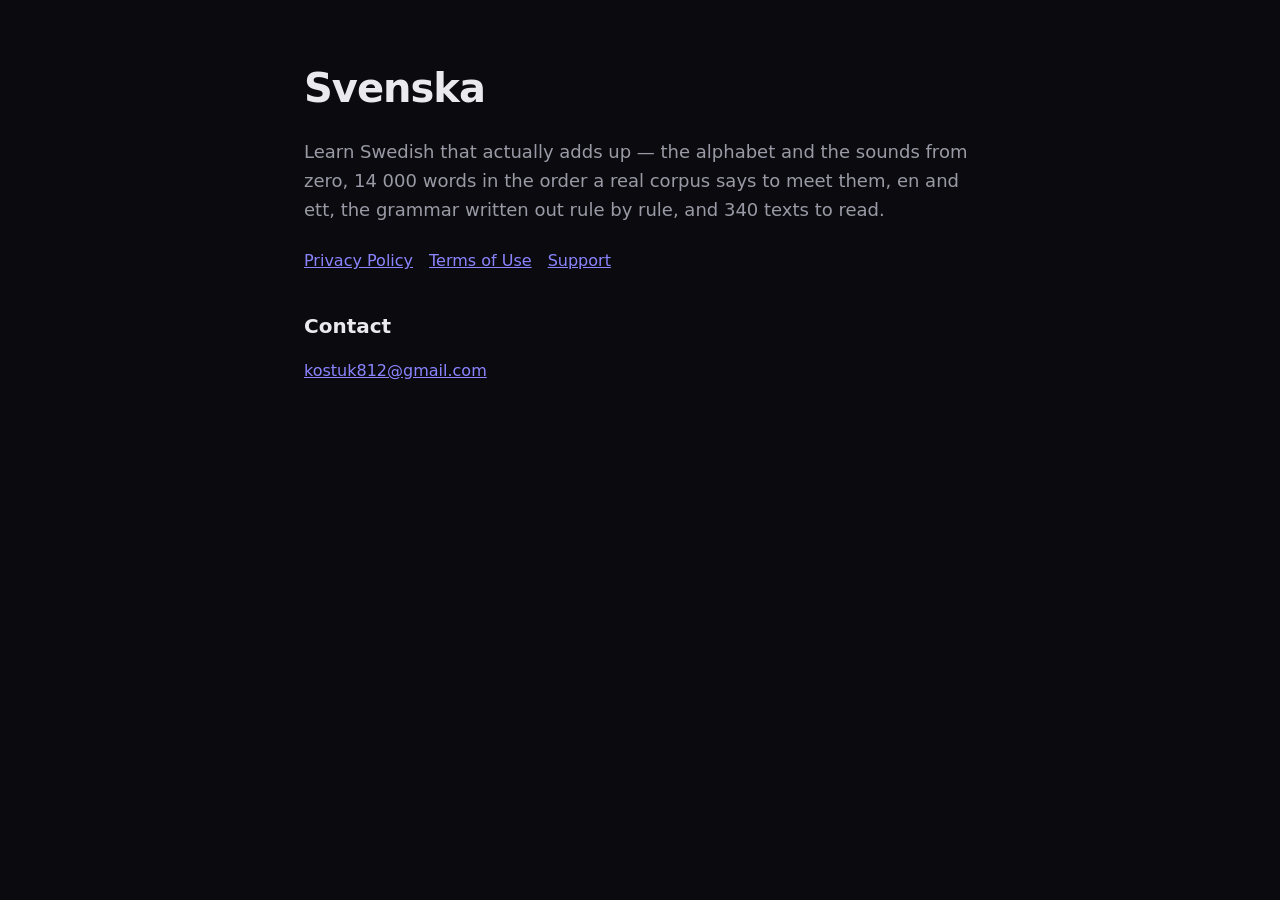
<file: index.html>
<!doctype html>
<meta charset="utf-8">
<meta name="viewport" content="width=device-width,initial-scale=1">
<title>Svenska — Learn Swedish</title>
<link rel="stylesheet" href="style.css">

<main>
  <h1>Svenska</h1>
  <p class="lead">Learn Swedish that actually adds up — the alphabet and the sounds
  from zero, 14 000 words in the order a real corpus says to meet them, en and ett,
  the grammar written out rule by rule, and 340 texts to read.</p>

  <nav>
    <a href="privacy.html">Privacy Policy</a>
    <a href="terms.html">Terms of Use</a>
    <a href="support.html">Support</a>
  </nav>

  <h2>Contact</h2>
  <p><a href="mailto:kostuk812@gmail.com">kostuk812@gmail.com</a></p>
</main>
</file>
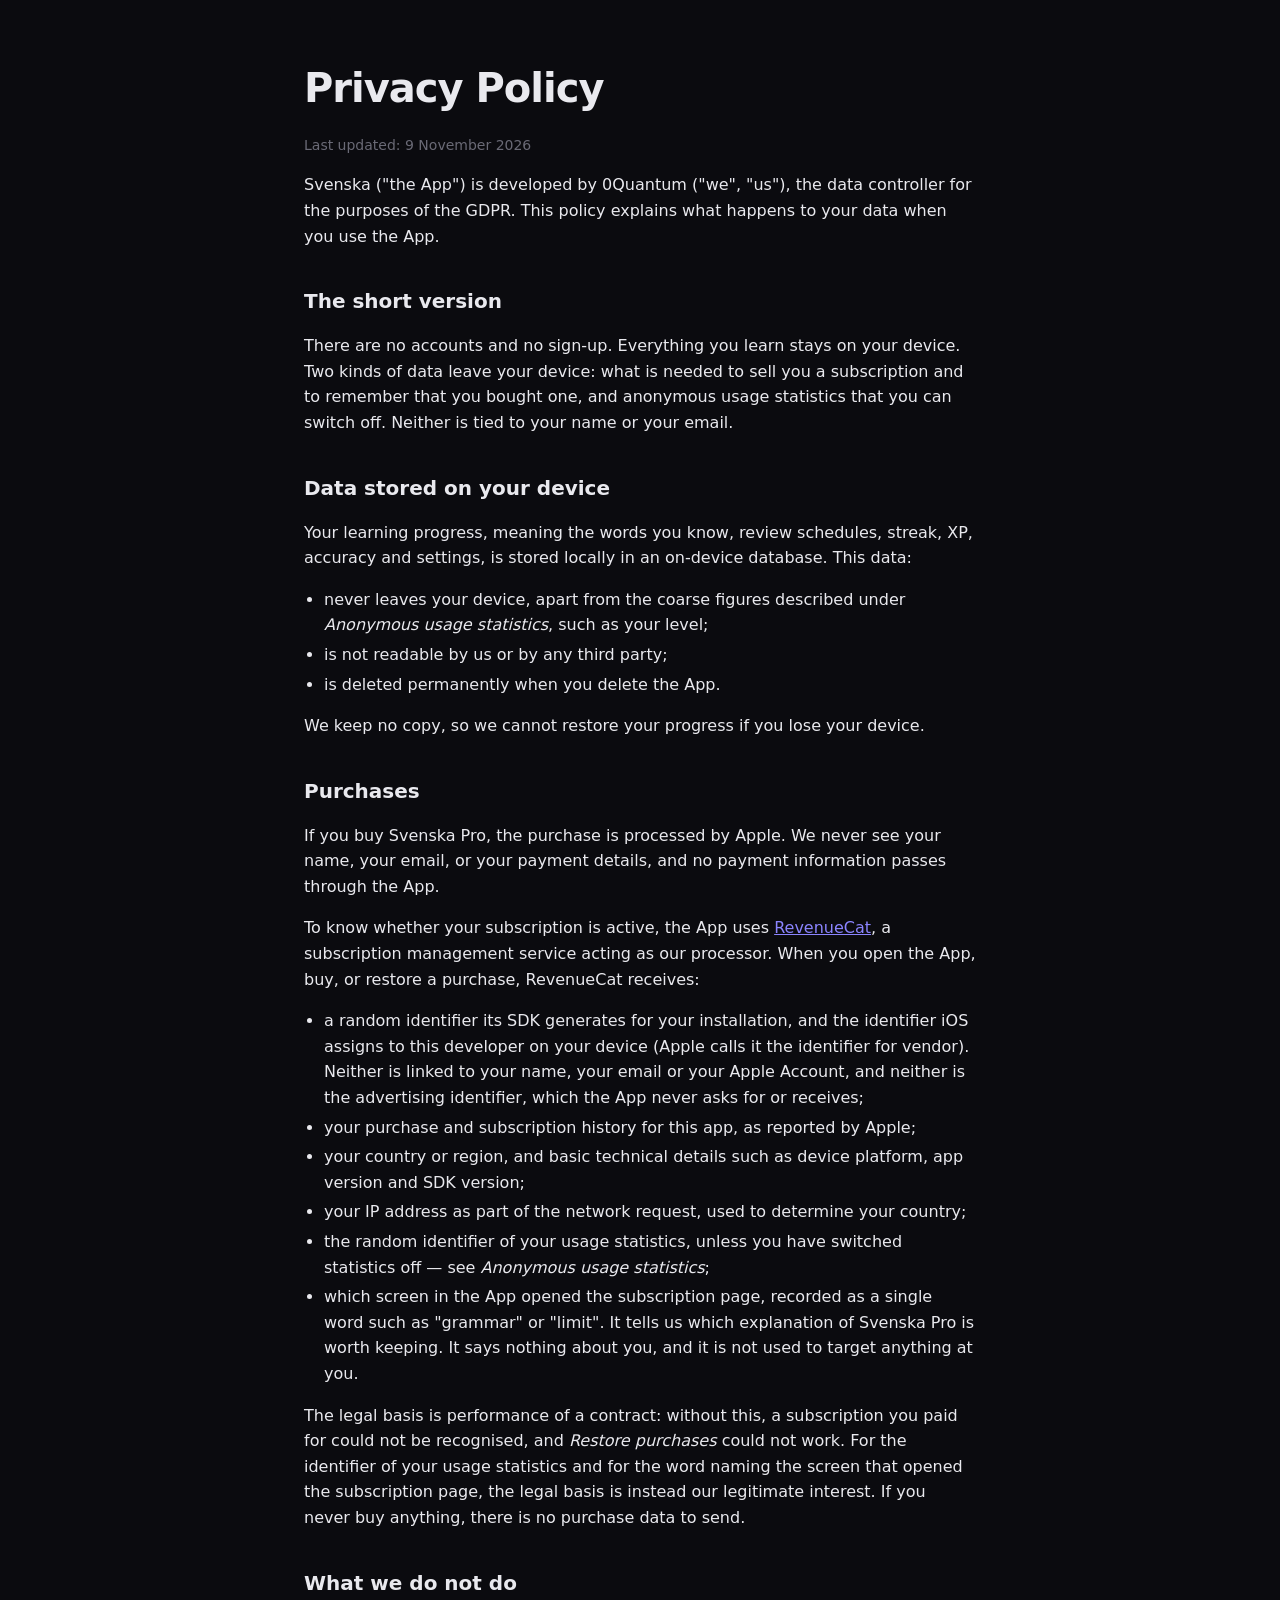
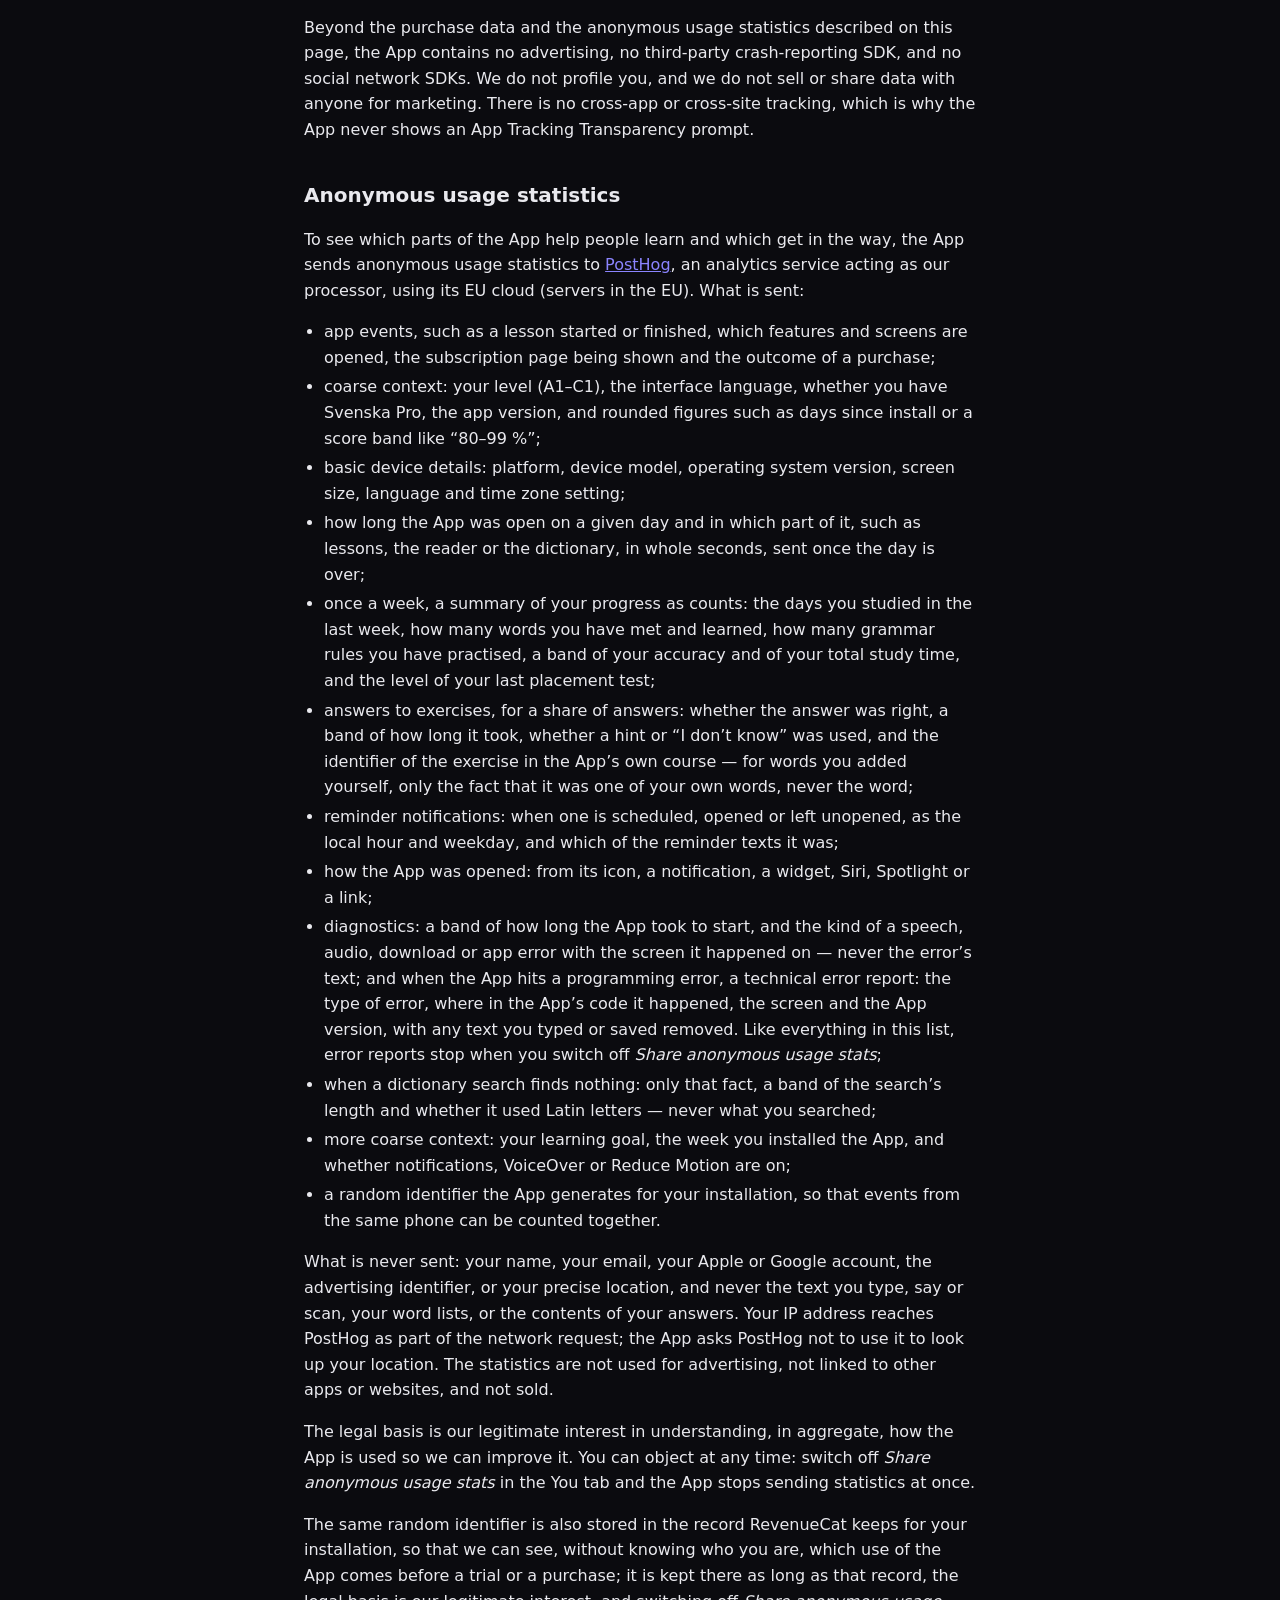
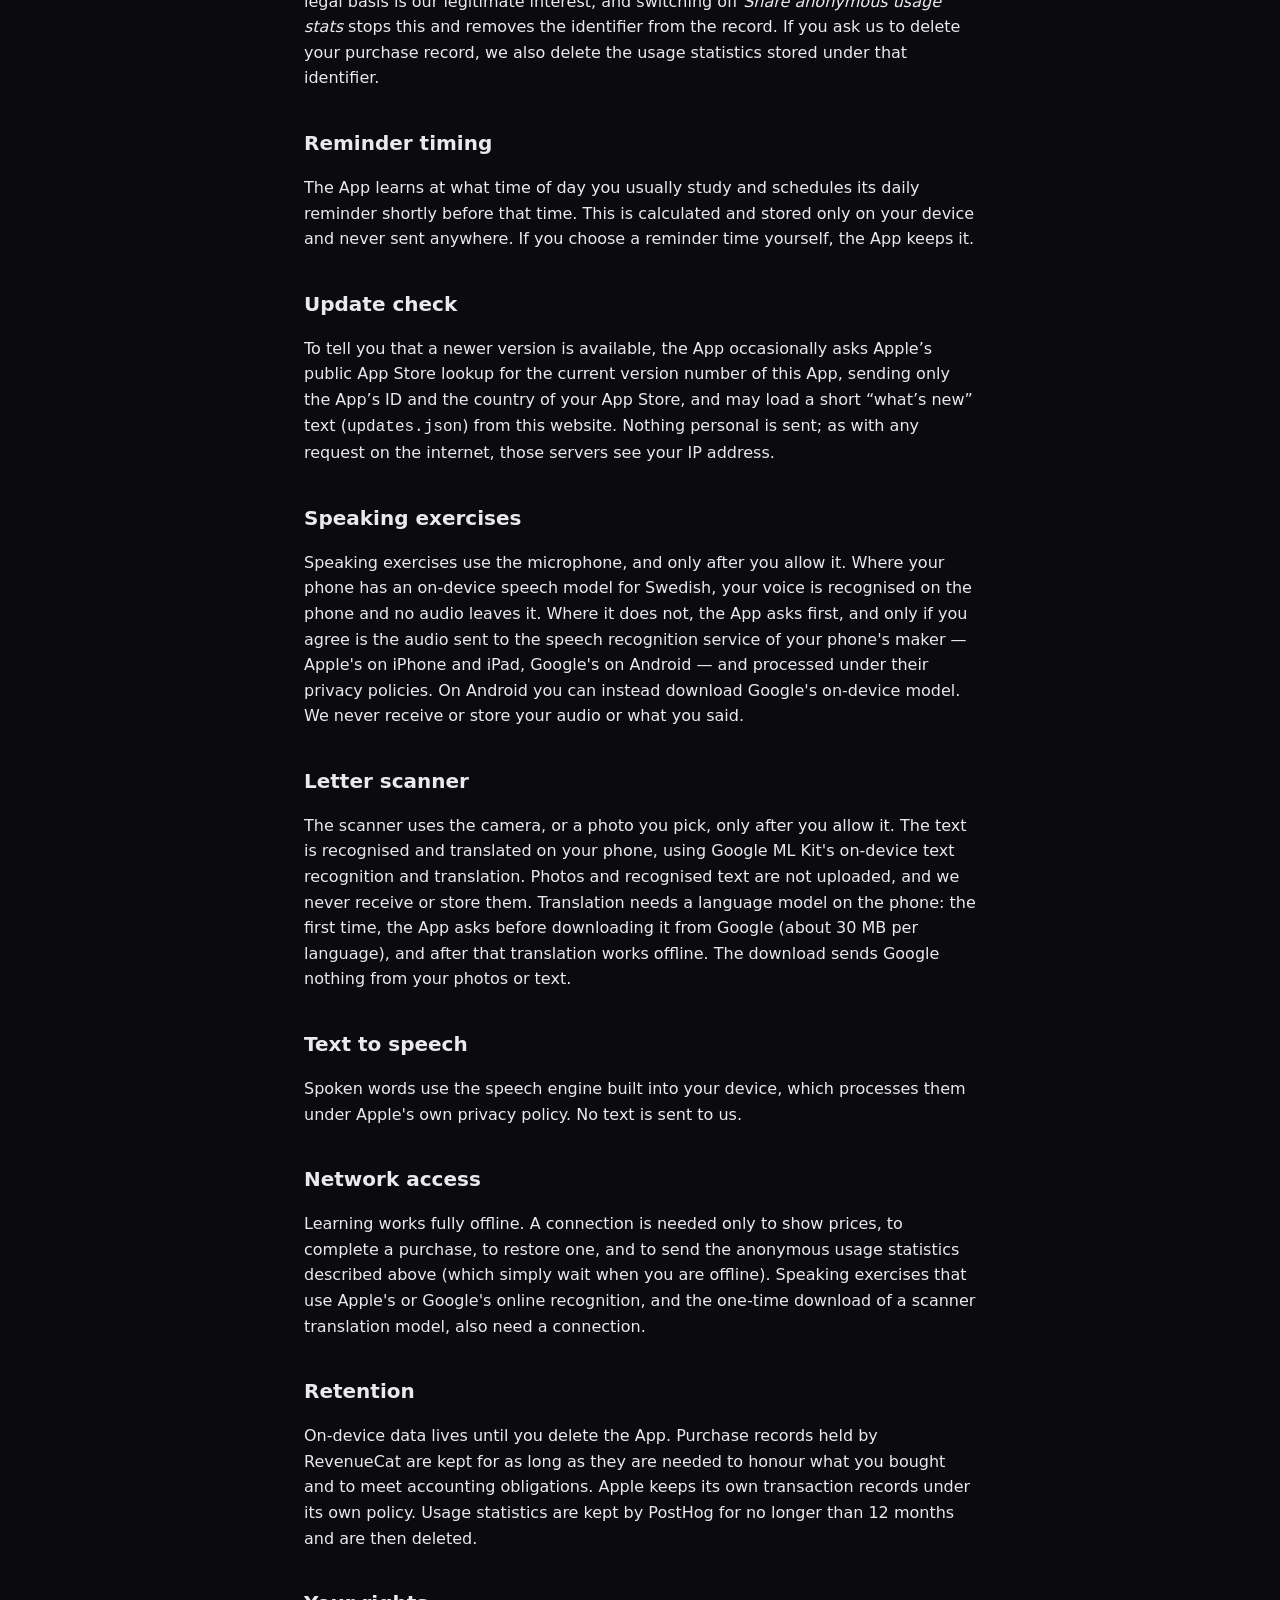
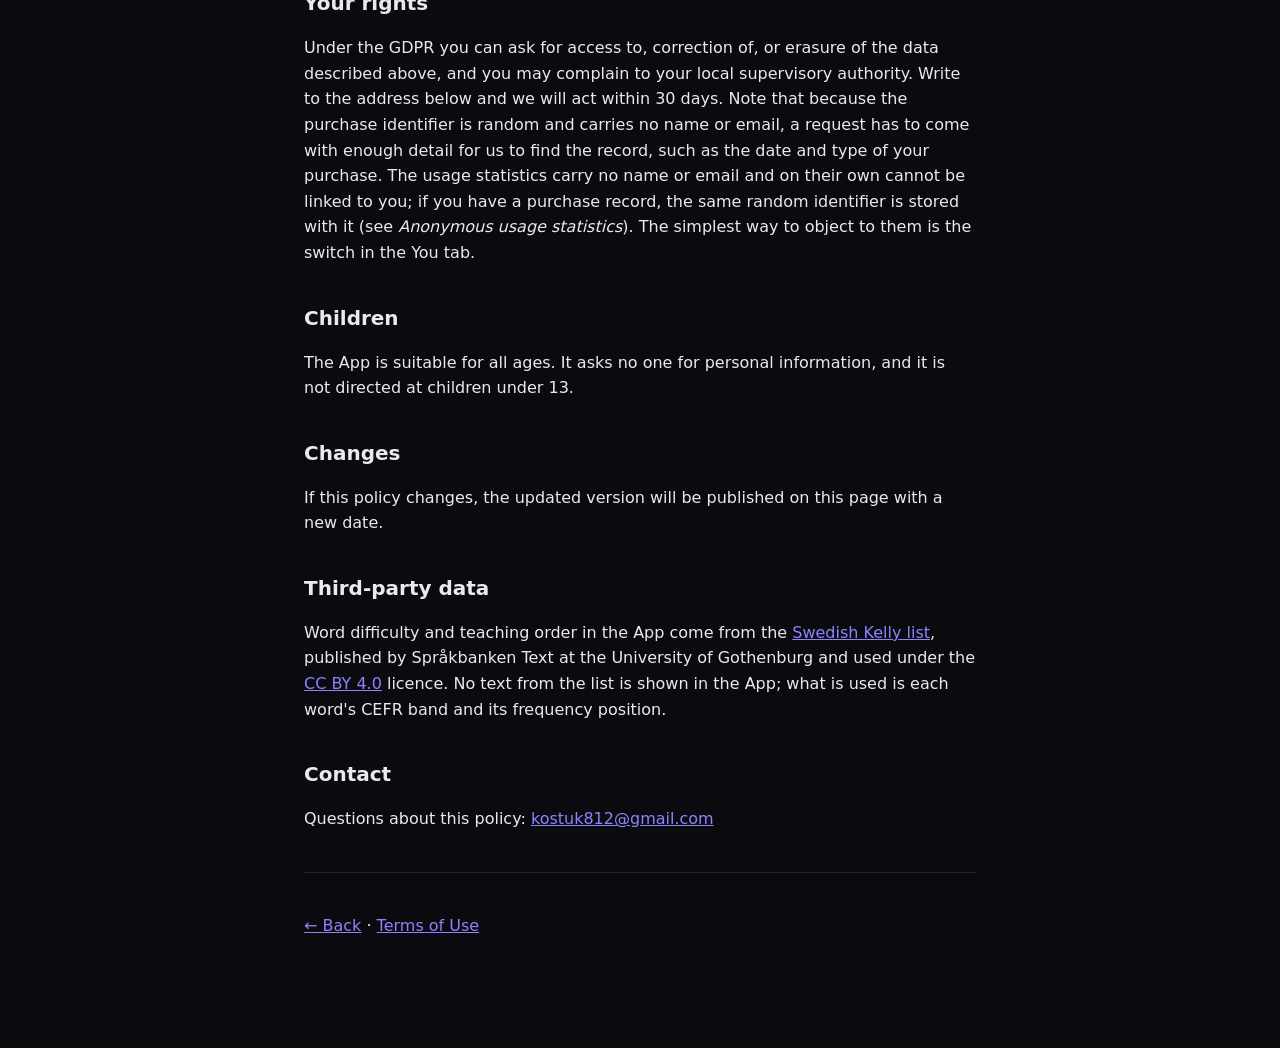
<file: privacy.html>
<!doctype html>
<meta charset="utf-8">
<meta name="viewport" content="width=device-width,initial-scale=1">
<title>Privacy Policy — Svenska</title>
<link rel="stylesheet" href="style.css">

<main>
  <h1>Privacy Policy</h1>
  <p class="date">Last updated: 9 November 2026</p>

  <p>Svenska ("the App") is developed by 0Quantum ("we", "us"), the data controller for
  the purposes of the GDPR. This policy explains what happens to your data when you
  use the App.</p>

  <h2>The short version</h2>
  <p>There are no accounts and no sign-up. Everything you learn stays on your device.
  Two kinds of data leave your device: what is needed to sell you a subscription and
  to remember that you bought one, and anonymous usage statistics that you can switch
  off. Neither is tied to your name or your email.</p>

  <h2>Data stored on your device</h2>
  <p>Your learning progress, meaning the words you know, review schedules, streak, XP,
  accuracy and settings, is stored locally in an on-device database. This data:</p>
  <ul>
    <li>never leaves your device, apart from the coarse figures described under
      <em>Anonymous usage statistics</em>, such as your level;</li>
    <li>is not readable by us or by any third party;</li>
    <li>is deleted permanently when you delete the App.</li>
  </ul>
  <p>We keep no copy, so we cannot restore your progress if you lose your device.</p>

  <h2>Purchases</h2>
  <p>If you buy Svenska Pro, the purchase is processed by Apple. We never see your name,
  your email, or your payment details, and no payment information passes through
  the App.</p>

  <p>To know whether your subscription is active, the App uses
  <a href="https://www.revenuecat.com/privacy/">RevenueCat</a>, a subscription
  management service acting as our processor. When you open the App, buy, or restore a
  purchase, RevenueCat receives:</p>
  <ul>
    <li>a random identifier its SDK generates for your installation, and the
      identifier iOS assigns to this developer on your device (Apple calls it the
      identifier for vendor). Neither is linked to your name, your email or your
      Apple Account, and neither is the advertising identifier, which the App never
      asks for or receives;</li>
    <li>your purchase and subscription history for this app, as reported by Apple;</li>
    <li>your country or region, and basic technical details such as device platform,
      app version and SDK version;</li>
    <li>your IP address as part of the network request, used to determine your country;</li>
    <li>the random identifier of your usage statistics, unless you have switched
      statistics off &mdash; see <em>Anonymous usage statistics</em>;</li>
    <li>which screen in the App opened the subscription page, recorded as a single
      word such as "grammar" or "limit". It tells us which explanation of Svenska Pro
      is worth keeping. It says nothing about you, and it is not used to target
      anything at you.</li>
  </ul>

  <p>The legal basis is performance of a contract: without this, a subscription you
  paid for could not be recognised, and <em>Restore purchases</em> could not work.
  For the identifier of your usage statistics and for the word naming the screen that
  opened the subscription page, the legal basis is instead our legitimate interest.
  If you never buy anything, there is no purchase data to send.</p>

  <h2>What we do not do</h2>
  <p>Beyond the purchase data and the anonymous usage statistics described on this page,
  the App contains no advertising, no third-party crash-reporting SDK, and no social network SDKs. We
  do not profile you, and we do not sell or share data with anyone for marketing.
  There is no cross-app or cross-site tracking, which is why the App never shows an
  App Tracking Transparency prompt.</p>

  <h2>Anonymous usage statistics</h2>
  <p>To see which parts of the App help people learn and which get in the way, the App
  sends anonymous usage statistics to <a href="https://posthog.com/privacy">PostHog</a>,
  an analytics service acting as our processor, using its EU cloud (servers in the
  EU). What is sent:</p>
  <ul>
    <li>app events, such as a lesson started or finished, which features and screens
      are opened, the subscription page being shown and the outcome of a purchase;</li>
    <li>coarse context: your level (A1&ndash;C1), the interface language, whether you
      have Svenska Pro, the app version, and rounded figures such as days since install
      or a score band like &ldquo;80&ndash;99&nbsp;%&rdquo;;</li>
    <li>basic device details: platform, device model, operating system version, screen
      size, language and time zone setting;</li>
    <li>how long the App was open on a given day and in which part of it, such as
      lessons, the reader or the dictionary, in whole seconds, sent once the day is over;</li>
    <li>once a week, a summary of your progress as counts: the days you studied in the
      last week, how many words you have met and learned, how many grammar rules you have
      practised, a band of your accuracy and of your total study time, and the level of
      your last placement test;</li>
    <li>answers to exercises, for a share of answers: whether the answer was right, a band
      of how long it took, whether a hint or &ldquo;I don&rsquo;t know&rdquo; was used, and the
      identifier of the exercise in the App&rsquo;s own course &mdash; for words you added
      yourself, only the fact that it was one of your own words, never the word;</li>
    <li>reminder notifications: when one is scheduled, opened or left unopened, as the
      local hour and weekday, and which of the reminder texts it was;</li>
    <li>how the App was opened: from its icon, a notification, a widget, Siri, Spotlight
      or a link;</li>
    <li>diagnostics: a band of how long the App took to start, and the kind of a speech,
      audio, download or app error with the screen it happened on &mdash; never the
      error&rsquo;s text; and when the App hits a programming error, a technical error
      report: the type of error, where in the App&rsquo;s code it happened, the screen and
      the App version, with any text you typed or saved removed. Like everything in this
      list, error reports stop when you switch off <em>Share anonymous usage stats</em>;</li>
    <li>when a dictionary search finds nothing: only that fact, a band of the
      search&rsquo;s length and whether it used Latin letters &mdash; never what you searched;</li>
    <li>more coarse context: your learning goal, the week you installed the App, and
      whether notifications, VoiceOver or Reduce Motion are on;</li>
    <li>a random identifier the App generates for your installation, so that events
      from the same phone can be counted together.</li>
  </ul>
  <p>What is never sent: your name, your email, your Apple or Google account, the
  advertising identifier, or your precise location, and never the text you type, say
  or scan, your word lists, or the contents of your answers. Your IP address reaches
  PostHog as part of the network request; the App asks PostHog not to use it to look
  up your location. The statistics are not used for advertising, not linked to other
  apps or websites, and not sold.</p>
  <p>The legal basis is our legitimate interest in understanding, in aggregate, how the
  App is used so we can improve it. You can object at any time: switch off
  <em>Share anonymous usage stats</em> in the You tab and the App stops sending
  statistics at once.</p>
  <p>The same random identifier is also stored in the record RevenueCat keeps for your
  installation, so that we can see, without knowing who you are, which use of the App
  comes before a trial or a purchase; it is kept there as long as that record, the
  legal basis is our legitimate interest, and switching off <em>Share anonymous usage
  stats</em> stops this and removes the identifier from the record. If you ask us to
  delete your purchase record, we also delete the usage statistics stored under that
  identifier.</p>

  <h2>Reminder timing</h2>
  <p>The App learns at what time of day you usually study and schedules its daily
  reminder shortly before that time. This is calculated and stored only on your device
  and never sent anywhere. If you choose a reminder time yourself, the App keeps it.</p>

  <h2>Update check</h2>
  <p>To tell you that a newer version is available, the App occasionally asks Apple&rsquo;s
  public App Store lookup for the current version number of this App, sending only the
  App&rsquo;s ID and the country of your App Store, and may load a short &ldquo;what&rsquo;s
  new&rdquo; text (<code>updates.json</code>) from this website. Nothing personal is sent;
  as with any request on the internet, those servers see your IP address.</p>

  <h2>Speaking exercises</h2>
  <p>Speaking exercises use the microphone, and only after you allow it. Where your
  phone has an on-device speech model for Swedish, your voice is recognised on the
  phone and no audio leaves it. Where it does not, the App asks first, and only if
  you agree is the audio sent to the speech recognition service of your phone's
  maker &mdash; Apple's on iPhone and iPad, Google's on Android &mdash; and processed
  under their privacy policies. On Android you can instead download Google's
  on-device model. We never receive or store your audio or what you said.</p>

  <h2>Letter scanner</h2>
  <p>The scanner uses the camera, or a photo you pick, only after you allow it. The
  text is recognised and translated on your phone, using Google ML Kit's on-device
  text recognition and translation. Photos and recognised text are not uploaded, and
  we never receive or store them. Translation needs a language model on the phone:
  the first time, the App asks before downloading it from Google (about 30&nbsp;MB per
  language), and after that translation works offline. The download sends Google
  nothing from your photos or text.</p>

  <h2>Text to speech</h2>
  <p>Spoken words use the speech engine built into your device, which processes them
  under Apple's own privacy policy. No text is sent to us.</p>

  <h2>Network access</h2>
  <p>Learning works fully offline. A connection is needed only to show prices, to
  complete a purchase, to restore one, and to send the anonymous usage statistics
  described above (which simply wait when you are offline). Speaking exercises that
  use Apple's or Google's online recognition, and the one-time download of
  a scanner translation model, also need a connection.</p>

  <h2>Retention</h2>
  <p>On-device data lives until you delete the App. Purchase records held by RevenueCat
  are kept for as long as they are needed to honour what you bought and to meet
  accounting obligations. Apple keeps its own transaction records under its own policy.
  Usage statistics are kept by PostHog for no longer than
  12 months and are then deleted.</p>

  <h2>Your rights</h2>
  <p>Under the GDPR you can ask for access to, correction of, or erasure of the data
  described above, and you may complain to your local supervisory authority. Write to
  the address below and we will act within 30 days. Note that because the purchase
  identifier is random and carries no name or email, a request has to come with enough
  detail for us to find the record, such as the date and type of your purchase. The
  usage statistics carry no name or email and on their own cannot be linked to you; if
  you have a purchase record, the same random identifier is stored with it (see
  <em>Anonymous usage statistics</em>). The
  simplest way to object to them is the switch in the You tab.</p>

  <h2>Children</h2>
  <p>The App is suitable for all ages. It asks no one for personal information, and it
  is not directed at children under 13.</p>

  <h2>Changes</h2>
  <p>If this policy changes, the updated version will be published on this page with a
  new date.</p>

  <h2>Third-party data</h2>
  <p>Word difficulty and teaching order in the App come from the
  <a href="https://spraakbanken.gu.se/en/resources/kelly">Swedish Kelly list</a>,
  published by Språkbanken Text at the University of Gothenburg and used under the
  <a href="https://creativecommons.org/licenses/by/4.0/">CC BY 4.0</a> licence. No
  text from the list is shown in the App; what is used is each word's CEFR band and
  its frequency position.</p>

  <h2>Contact</h2>
  <p>Questions about this policy: <a href="mailto:kostuk812@gmail.com">kostuk812@gmail.com</a></p>

  <hr>
  <p><a href="index.html">← Back</a> · <a href="terms.html">Terms of Use</a></p>
</main>
</file>
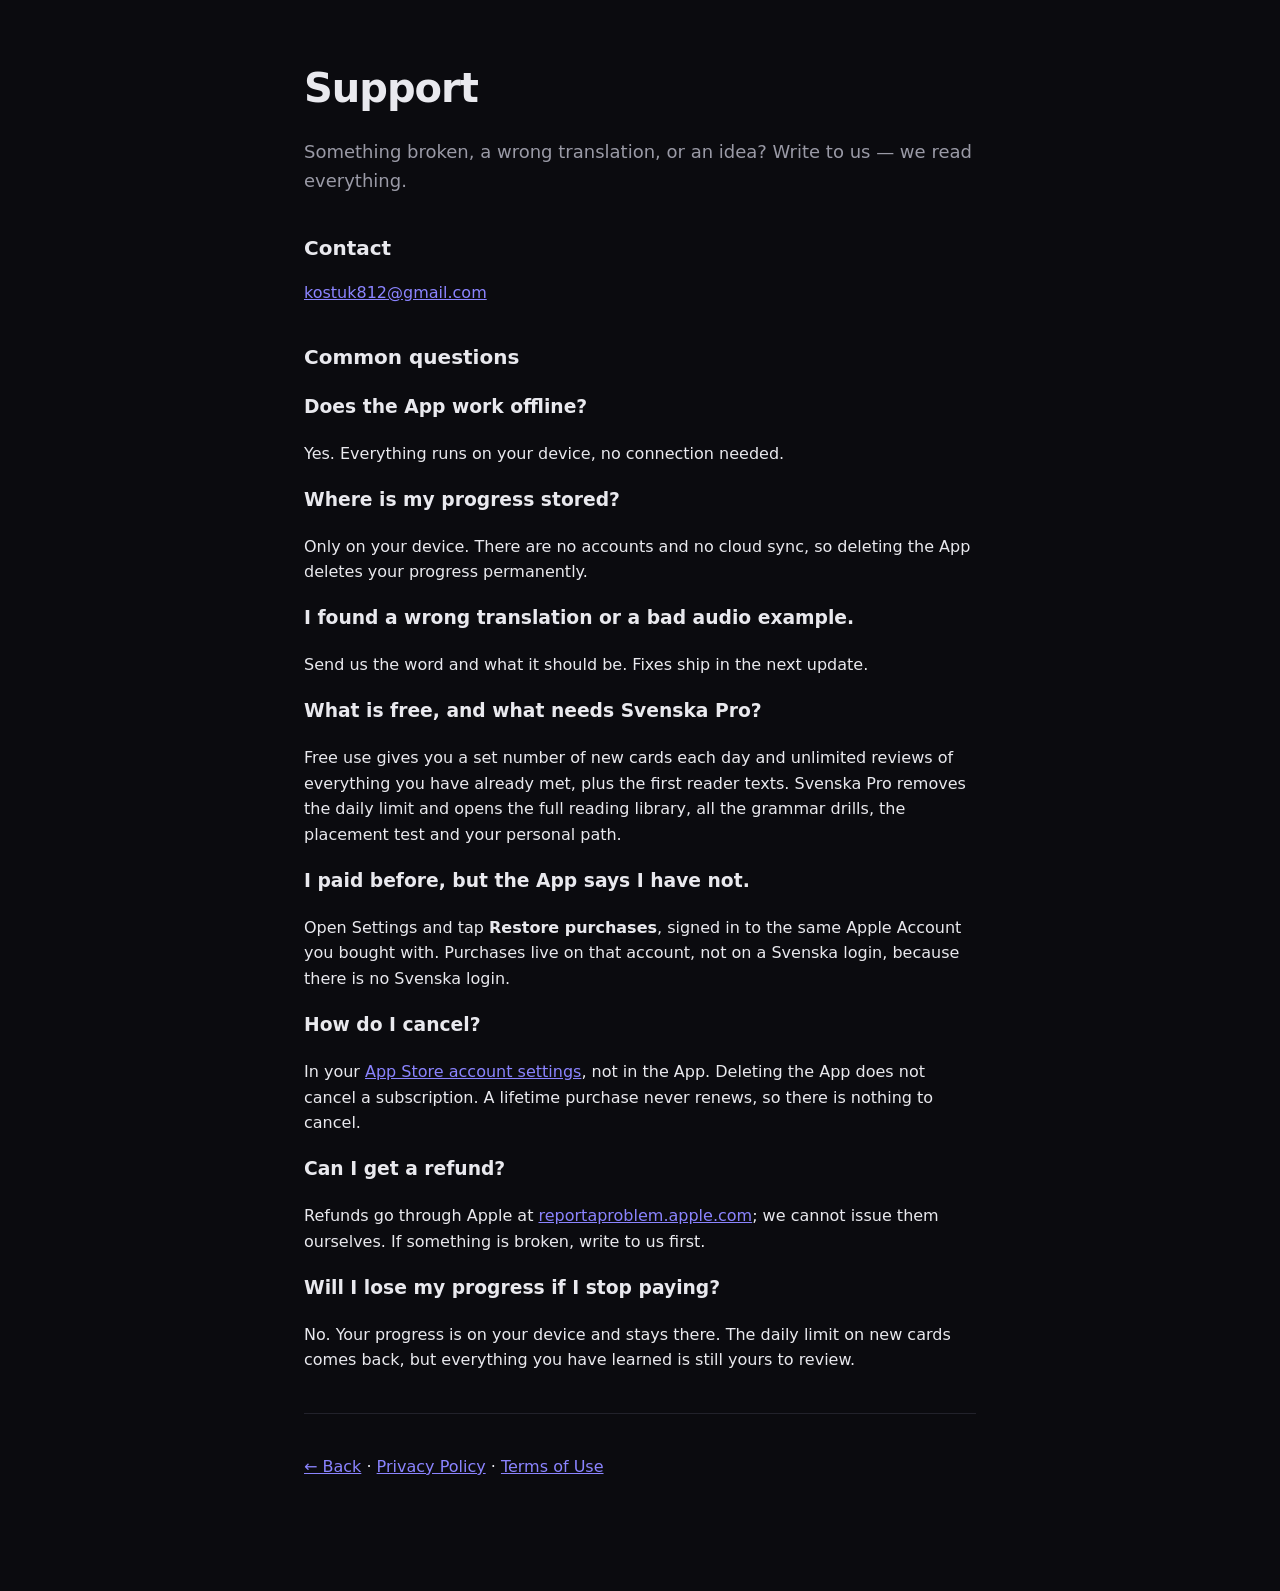
<file: support.html>
<!doctype html>
<meta charset="utf-8">
<meta name="viewport" content="width=device-width,initial-scale=1">
<title>Support — Svenska</title>
<link rel="stylesheet" href="style.css">

<main>
  <h1>Support</h1>
  <p class="lead">Something broken, a wrong translation, or an idea? Write to us — we read everything.</p>

  <h2>Contact</h2>
  <p><a href="mailto:kostuk812@gmail.com">kostuk812@gmail.com</a></p>

  <h2>Common questions</h2>

  <h3>Does the App work offline?</h3>
  <p>Yes. Everything runs on your device, no connection needed.</p>

  <h3>Where is my progress stored?</h3>
  <p>Only on your device. There are no accounts and no cloud sync, so deleting the App deletes
  your progress permanently.</p>

  <h3>I found a wrong translation or a bad audio example.</h3>
  <p>Send us the word and what it should be. Fixes ship in the next update.</p>

  <h3>What is free, and what needs Svenska Pro?</h3>
  <p>Free use gives you a set number of new cards each day and unlimited reviews of
  everything you have already met, plus the first reader texts. Svenska Pro removes the
  daily limit and opens the full reading library, all the grammar drills, the placement
  test and your personal path.</p>

  <h3>I paid before, but the App says I have not.</h3>
  <p>Open Settings and tap <strong>Restore purchases</strong>, signed in to the same
  Apple Account you bought with. Purchases live on that account, not on a Svenska login,
  because there is no Svenska login.</p>

  <h3>How do I cancel?</h3>
  <p>In your <a href="https://apps.apple.com/account/subscriptions">App Store account
  settings</a>, not in the App. Deleting the App does not cancel a subscription. A
  lifetime purchase never renews, so there is nothing to cancel.</p>

  <h3>Can I get a refund?</h3>
  <p>Refunds go through Apple at <a href="https://reportaproblem.apple.com">reportaproblem.apple.com</a>;
  we cannot issue them ourselves. If something is broken, write to us first.</p>

  <h3>Will I lose my progress if I stop paying?</h3>
  <p>No. Your progress is on your device and stays there. The daily limit on new cards
  comes back, but everything you have learned is still yours to review.</p>

  <hr>
  <p><a href="index.html">← Back</a> · <a href="privacy.html">Privacy Policy</a>
  · <a href="terms.html">Terms of Use</a></p>
</main>
</file>
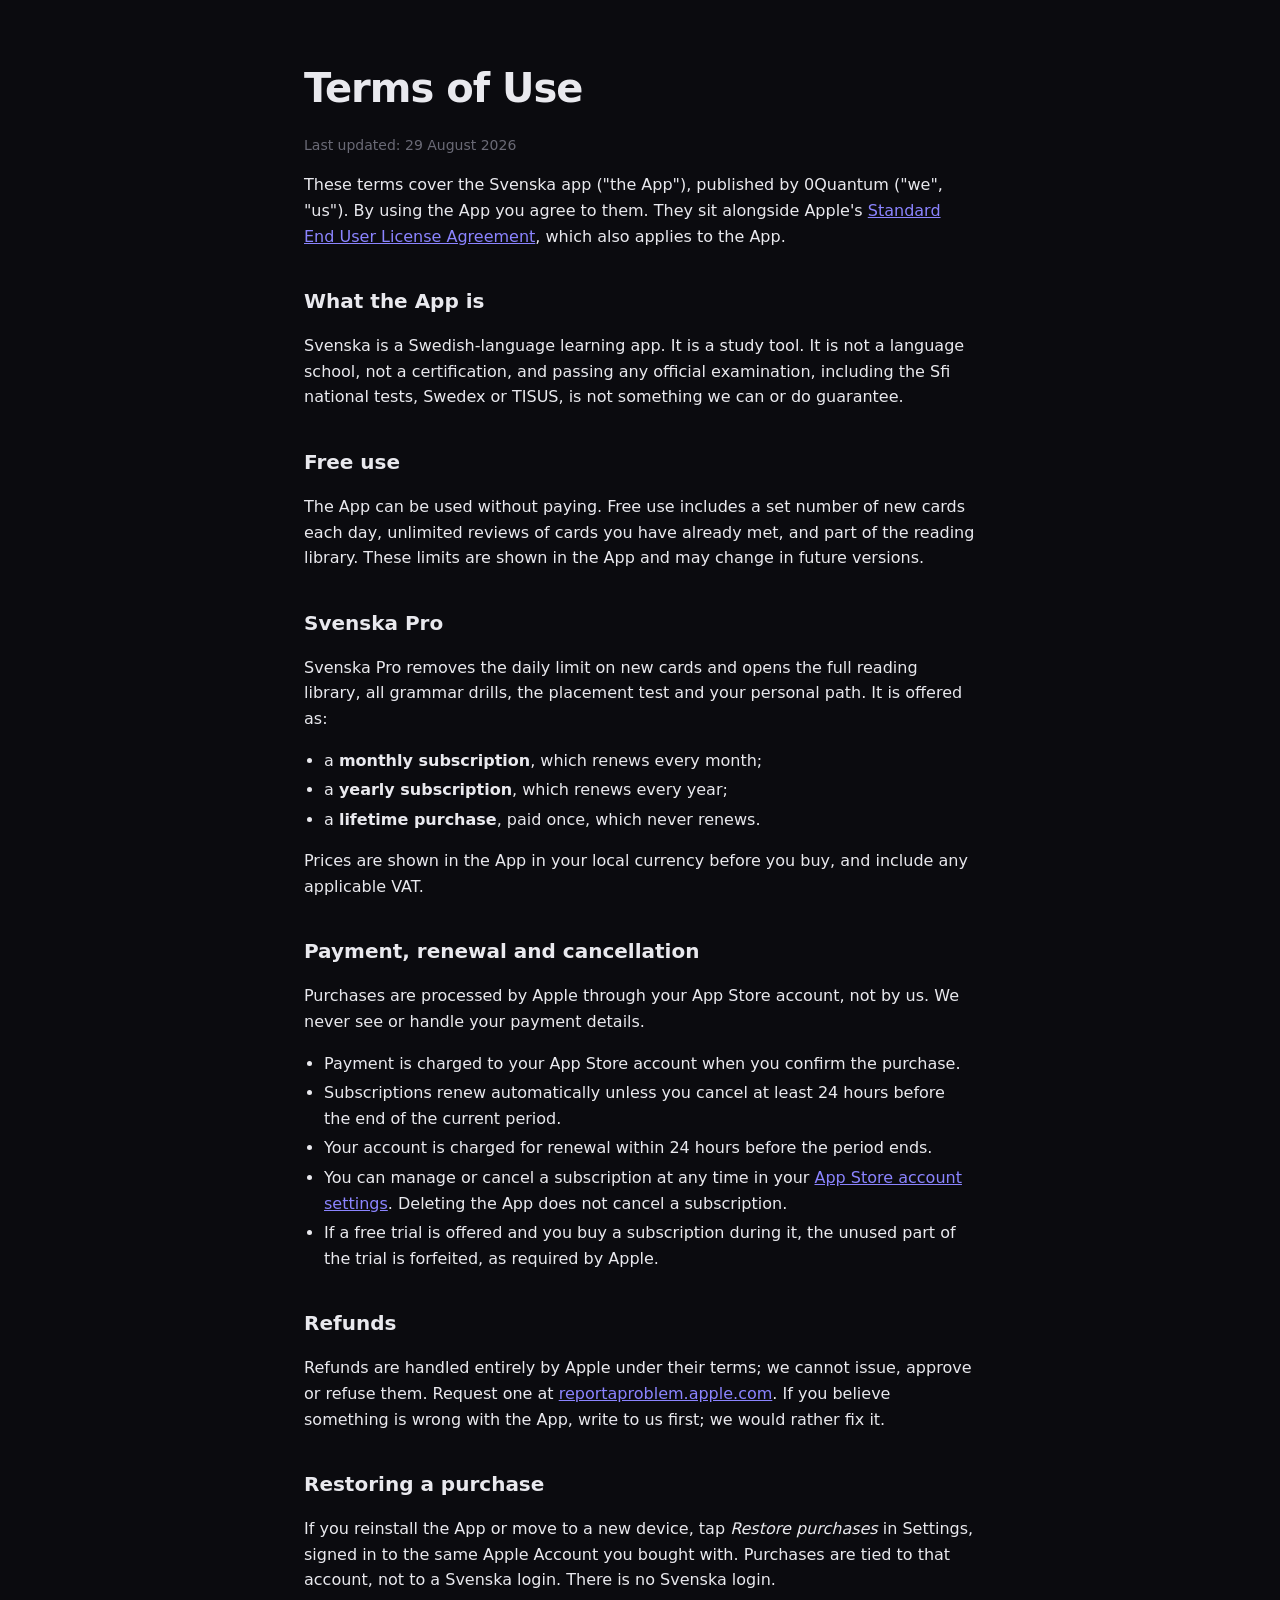
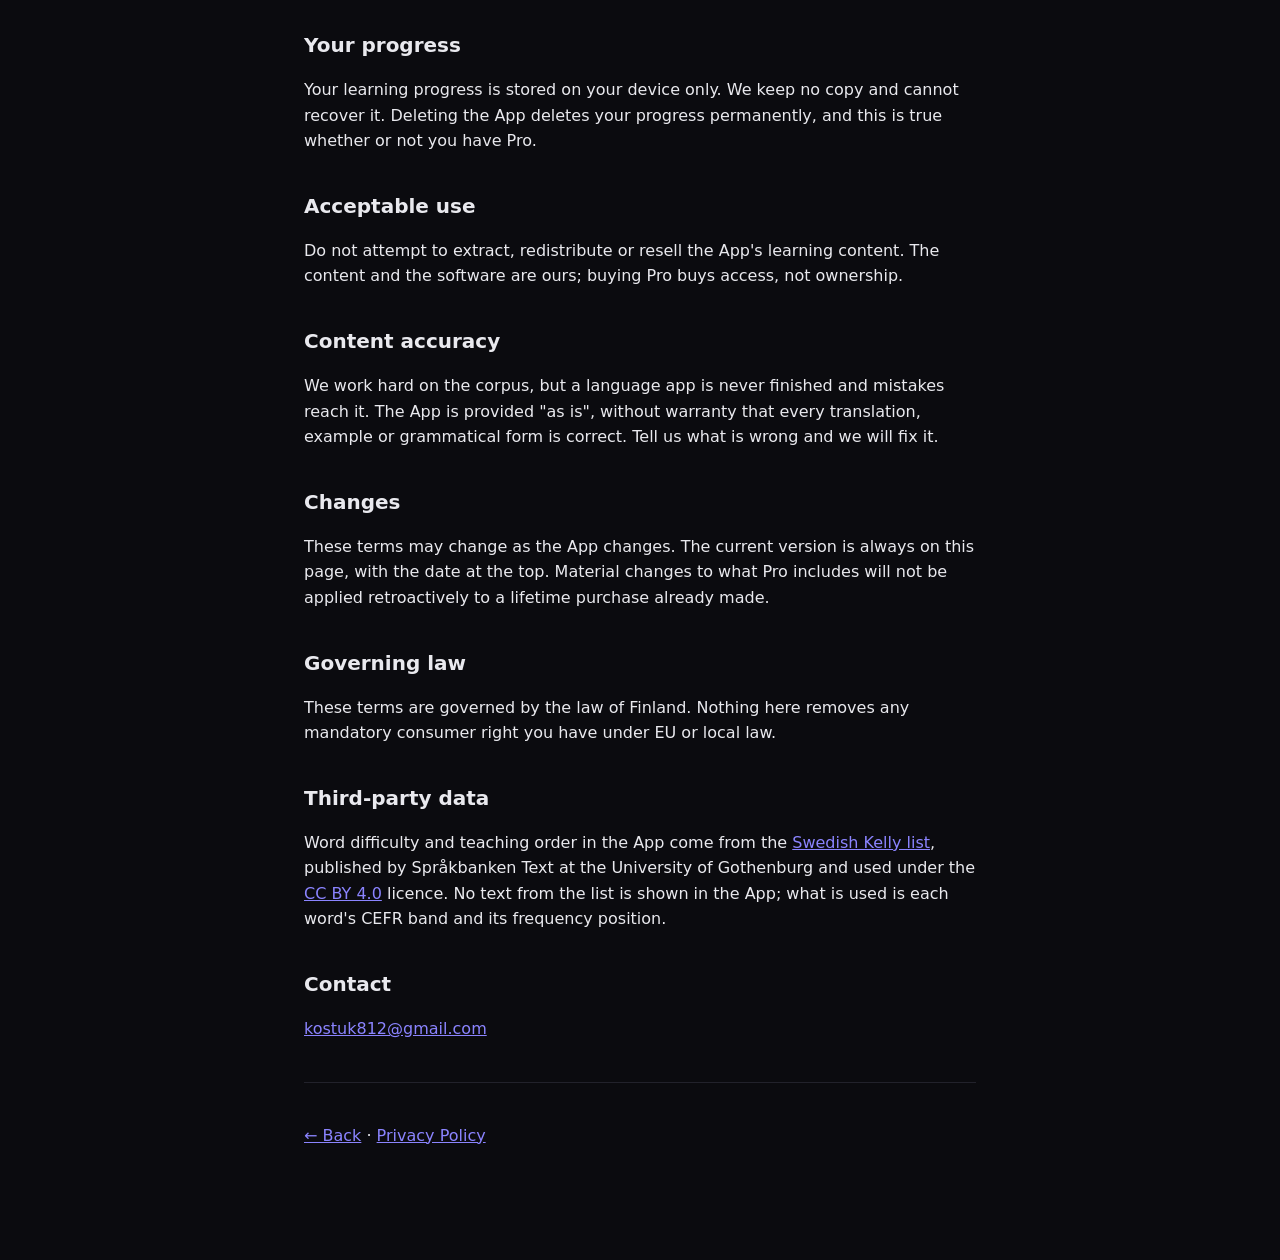
<file: terms.html>
<!doctype html>
<meta charset="utf-8">
<meta name="viewport" content="width=device-width,initial-scale=1">
<title>Terms of Use — Svenska</title>
<link rel="stylesheet" href="style.css">

<main>
  <h1>Terms of Use</h1>
  <p class="date">Last updated: 29 August 2026</p>

  <p>These terms cover the Svenska app ("the App"), published by 0Quantum ("we", "us").
  By using the App you agree to them. They sit alongside Apple's
  <a href="https://www.apple.com/legal/internet-services/itunes/dev/stdeula/">Standard
  End User License Agreement</a>, which also applies to the App.</p>

  <h2>What the App is</h2>
  <p>Svenska is a Swedish-language learning app. It is a study tool. It is not a
  language school, not a certification, and passing any official examination,
  including the Sfi national tests, Swedex or TISUS, is not something we can
  or do guarantee.</p>

  <h2>Free use</h2>
  <p>The App can be used without paying. Free use includes a set number of new
  cards each day, unlimited reviews of cards you have already met, and part of the
  reading library. These limits are shown in the App and may change in future
  versions.</p>

  <h2>Svenska Pro</h2>
  <p>Svenska Pro removes the daily limit on new cards and opens the full reading
  library, all grammar drills, the placement test and your personal path. It is
  offered as:</p>
  <ul>
    <li>a <strong>monthly subscription</strong>, which renews every month;</li>
    <li>a <strong>yearly subscription</strong>, which renews every year;</li>
    <li>a <strong>lifetime purchase</strong>, paid once, which never renews.</li>
  </ul>

  <p>Prices are shown in the App in your local currency before you buy, and
  include any applicable VAT.</p>

  <h2>Payment, renewal and cancellation</h2>
  <p>Purchases are processed by Apple through your App Store account, not by us.
  We never see or handle your payment details.</p>
  <ul>
    <li>Payment is charged to your App Store account when you confirm the purchase.</li>
    <li>Subscriptions renew automatically unless you cancel at least 24 hours before
      the end of the current period.</li>
    <li>Your account is charged for renewal within 24 hours before the period ends.</li>
    <li>You can manage or cancel a subscription at any time in your
      <a href="https://apps.apple.com/account/subscriptions">App Store account
      settings</a>. Deleting the App does not cancel a subscription.</li>
    <li>If a free trial is offered and you buy a subscription during it, the unused
      part of the trial is forfeited, as required by Apple.</li>
  </ul>

  <h2>Refunds</h2>
  <p>Refunds are handled entirely by Apple under their terms; we cannot issue,
  approve or refuse them. Request one at
  <a href="https://reportaproblem.apple.com">reportaproblem.apple.com</a>. If you
  believe something is wrong with the App, write to us first; we would rather fix it.</p>

  <h2>Restoring a purchase</h2>
  <p>If you reinstall the App or move to a new device, tap <em>Restore purchases</em>
  in Settings, signed in to the same Apple Account you bought with. Purchases are
  tied to that account, not to a Svenska login. There is no Svenska login.</p>

  <h2>Your progress</h2>
  <p>Your learning progress is stored on your device only. We keep no copy and
  cannot recover it. Deleting the App deletes your progress permanently, and this is
  true whether or not you have Pro.</p>

  <h2>Acceptable use</h2>
  <p>Do not attempt to extract, redistribute or resell the App's learning content.
  The content and the software are ours; buying Pro buys access, not ownership.</p>

  <h2>Content accuracy</h2>
  <p>We work hard on the corpus, but a language app is never finished and mistakes
  reach it. The App is provided "as is", without warranty that every translation,
  example or grammatical form is correct. Tell us what is wrong and we will fix it.</p>

  <h2>Changes</h2>
  <p>These terms may change as the App changes. The current version is always on
  this page, with the date at the top. Material changes to what Pro includes will not
  be applied retroactively to a lifetime purchase already made.</p>

  <h2>Governing law</h2>
  <p>These terms are governed by the law of Finland. Nothing here removes any
  mandatory consumer right you have under EU or local law.</p>

  <h2>Third-party data</h2>
  <p>Word difficulty and teaching order in the App come from the
  <a href="https://spraakbanken.gu.se/en/resources/kelly">Swedish Kelly list</a>,
  published by Språkbanken Text at the University of Gothenburg and used under the
  <a href="https://creativecommons.org/licenses/by/4.0/">CC BY 4.0</a> licence. No
  text from the list is shown in the App; what is used is each word's CEFR band and
  its frequency position.</p>

  <h2>Contact</h2>
  <p><a href="mailto:kostuk812@gmail.com">kostuk812@gmail.com</a></p>

  <hr>
  <p><a href="index.html">← Back</a> · <a href="privacy.html">Privacy Policy</a></p>
</main>
</file>
<file: style.css>
:root{color-scheme:dark light}
*{box-sizing:border-box}
body{margin:0;background:#0b0b0f;color:#e9e9ee;
  font:16px/1.6 -apple-system,"Segoe UI",system-ui,sans-serif}
main{max-width:720px;margin:0 auto;padding:56px 24px 96px}
h1{font-size:40px;letter-spacing:-1px;margin:0 0 8px}
h2{font-size:20px;margin:36px 0 8px}
.lead{color:#9a9aa6;font-size:18px}
.date{color:#6a6a76;font-size:14px}
a{color:#8b84ff}
nav{display:flex;gap:16px;margin:24px 0}
ul{padding-left:20px}
li{margin:4px 0}
hr{border:0;border-top:1px solid #22222b;margin:40px 0}
</file>
